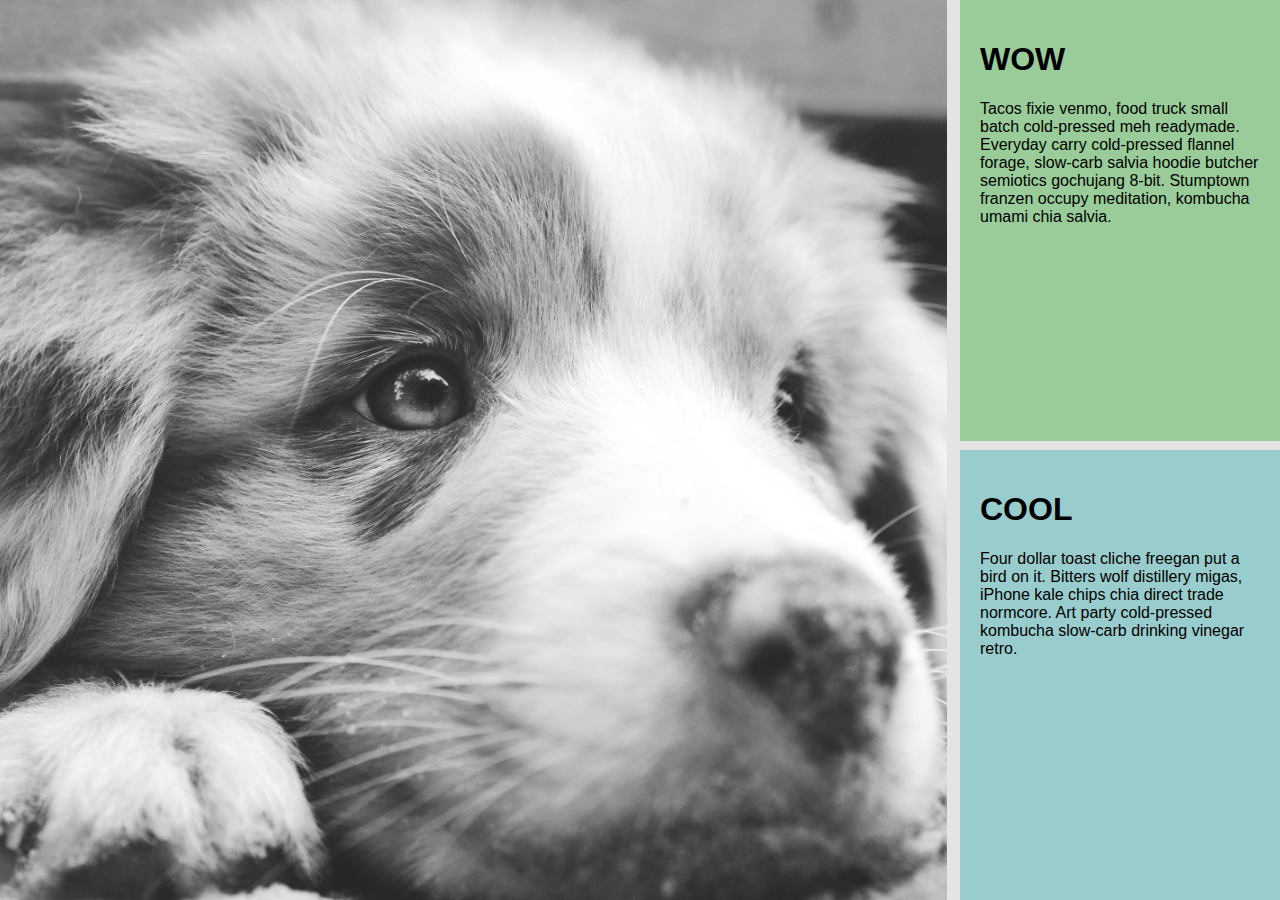
<file: mondrian/index.html>
<!DOCTYPE html>
<html>
  <head>
    <meta charset="utf-8" name="viewport" content="width=device-width">
    <link rel="stylesheet" href="css/styles.css" media="screen" title="no title" charset="utf-8">
    <title>MONDRIAN</title>
  </head>
  <body>
    <div class="container cf">

      <!-- <nav class="navbar">
        <ul>
          <li><img src="https://cdn2.iconfinder.com/data/icons/web-part-1/32/ghost-512.png" alt="" /></li>
          <li>Home</li>
          <li>About</li>
          <li>Stuff</li>
          <li>Puppies</li>

        </ul>
      </nav> -->

      <div class="column-1 cf">
        <img src="img/puppy.jpg" alt="" />
      </div>

      <div class="column-2">
        <div class="box2">
          <h1>WOW</h1>
          <p>
            Tacos fixie venmo, food truck small batch cold-pressed meh readymade. Everyday carry cold-pressed flannel forage, slow-carb salvia hoodie butcher semiotics gochujang 8-bit. Stumptown franzen occupy meditation, kombucha umami chia salvia. 
          </p>
        </div>
      </div>

      <div class="column-3 cf">
        <div class="box3">
          <h1>COOL</h1>
          <p>
            Four dollar toast cliche freegan put a bird on it. Bitters wolf distillery migas, iPhone kale chips chia direct trade normcore. Art party cold-pressed kombucha slow-carb drinking vinegar retro.
          </p>
        </div>
      </div>
    </div>
  </body>
</html>
</file>
<file: mondrian/css/styles.css>
*,
*::before,
*::after {
    -webkit-box-sizing: border-box;
       -moz-box-sizing: border-box;
            box-sizing: border-box;
}

/* For testing only */

/**:not(body):not(html) {
  box-sizing:border-box;
  border:1px dashed #000;
}

.columns {
  min-height: 100px;
}*/

/* End for testing */

body{
  margin:0;
  padding:0;
  font-family: sans-serif;
  background: #e4e4e4;
}

p{
  margin:0;
  padding:0;
}

.container{
  width: 90%;
  position: relative;
  display:block;
  margin: 0 auto;
}
.cf:after {
	visibility: hidden;
	display: block;
	font-size: 0;
	content: " ";
	clear: both;
	height: 0;
	}

/*.navbar ul{
  list-style: none;
  margin:0 0 15px 0;
  padding:0;
  text-align: center;
}
.navbar li {
  display: inline;
  padding: 25px;
  font-size: 1.3em;
}
 .navbar li img{
  display: inline;
  height: 50px;
  width: 50px;
}*/

.column-1{
  margin: 0;
  padding: 0;
  margin-bottom: 25px;
}

.column-1 img{
  width: 100%;
  display:block;
  margin: 0 auto;
  background: #c9c;
}

.column-2{
  margin-bottom: 25px;
}

.box2{
  width: 100%;
  display:block;
  margin: 0 auto;
  padding: 20px;
  background: #9c9
}

.box3{
  width: 100%;
  display:block;
  margin: 0 auto;
  padding: 20px;
  background: #9cc
}

/*MEDIA QUERIES*/

@media screen and (min-width: 600px){
  .container{
    width:100%;
  }

  .column-1, .column-2{
    margin: 0;
  }

  .column-1{
    height: 100%;
  }

  .navbar li{
    height: 10vh;
  }

  .column-1 img{
    object-fit: cover;
    height:70vh;
    margin-bottom: 25px;
  }

  .column-3{
  }

  .box2{
    width:45%;
    height: 30vh;
    float: left;
  }
  .box3{
    width:45%;
    height:30vh;
    float: right;
  }
}
@media screen and (min-width: 1000px){
  .column-1{
    display: inline-block;
    width: 74%;
    margin:0;
    padding:0;
    float:left;
  }
  .column-1 img{
    object-fit: cover;
    height:100vh;
    margin:0;
    padding:0;
  }
  .column-2{
    width:25%;
    height: 100%;
    float:right;
  }
  .box2{
    float: right;
    width:100%;
    height: 49vh;
    margin-bottom: 1vh;
  }
  .column-3{
    width:25%;
    height: 100%;
    float:right;
  }
  .box3{
    float: right;
    width:100%;
    height: 50vh;
  }
}
</file>
